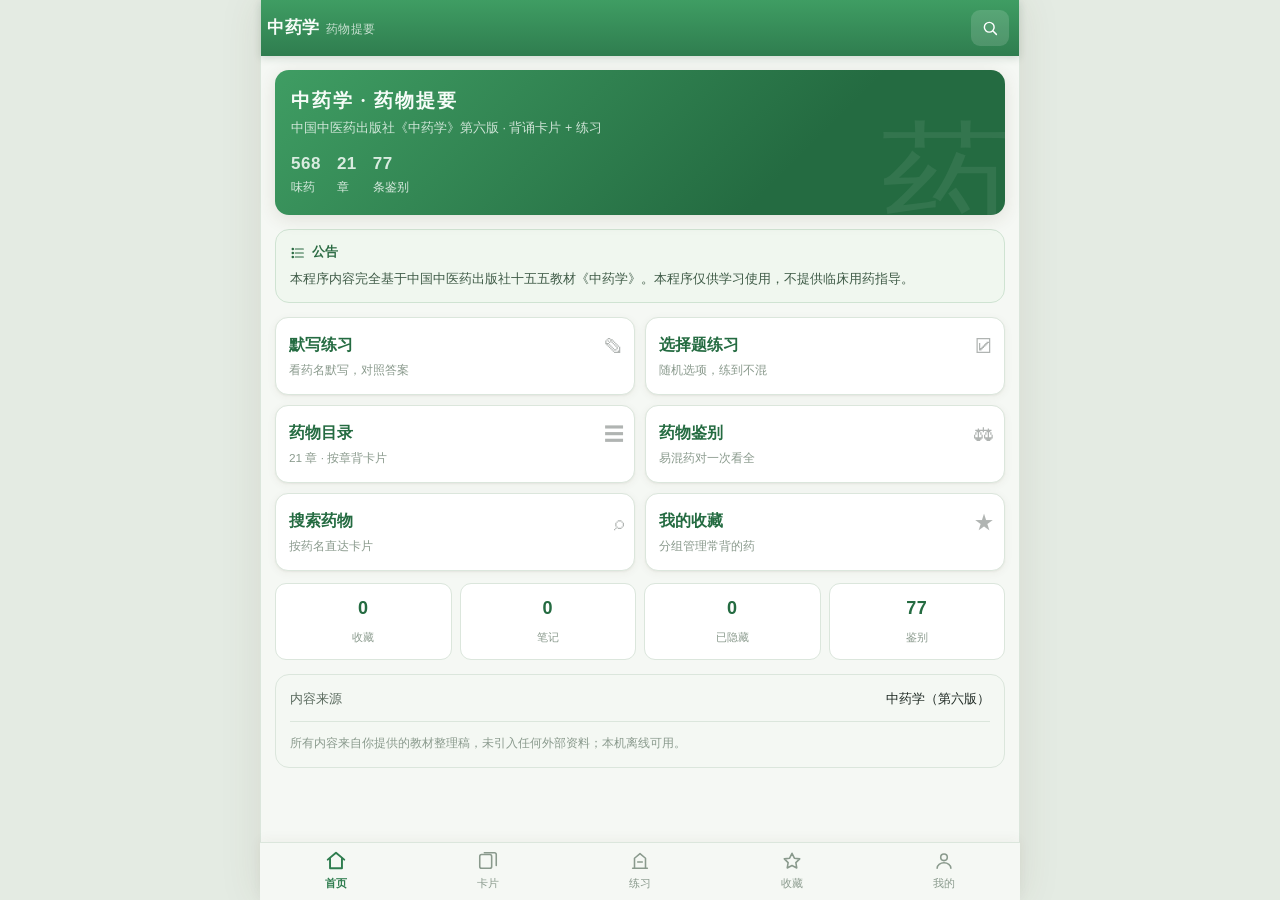
<file: index.html>
<!DOCTYPE html>
<html lang="zh-CN">
<head>
<meta charset="utf-8">
<meta name="viewport" content="width=device-width,initial-scale=1,maximum-scale=1,user-scalable=no,viewport-fit=cover">
<meta name="theme-color" content="#2f7d4f">
<meta name="format-detection" content="telephone=no">
<meta name="description" content="中药学背诵卡片与练习（离线可用）">
<title>中药学</title>
<link rel="stylesheet" href="app.css">
<meta name="apple-mobile-web-app-capable" content="yes">
<meta name="apple-mobile-web-app-status-bar-style" content="default">
<meta name="apple-mobile-web-app-title" content="中药学">
<meta name="mobile-web-app-capable" content="yes">
<link rel="manifest" href="manifest.webmanifest">
<link rel="apple-touch-icon" sizes="180x180" href="icons/apple-touch-icon.png">
<link rel="icon" type="image/png" sizes="192x192" href="icons/icon-192.png">
</head>
<body>
<div id="app">
  <header id="hd"></header>
  <main id="main"><div class="empty">载入中…</div></main>
  <nav id="tabbar"></nav>
</div>
<div id="toast" aria-live="polite"></div>
<div id="dialog"></div>
<script src="js/version.js"></script>
<script src="data/drugs.js"></script>
<script src="js/core.js"></script>
<script src="js/ui.js"></script>
<script src="js/cards.js"></script>
<script src="js/practice.js"></script>
<script src="js/misc.js"></script>
<script src="js/boot.js"></script>
<script>
/* 中药学 · 注册 Service Worker（离线可用；失败不影响已缓存资源） */
(function () {
  if (!('serviceWorker' in navigator)) return;
  window.addEventListener('load', function () {
    navigator.serviceWorker.register('sw.js', { scope: './' }).catch(function () {});
  });
})();
</script>
</body>
</html>
</file>
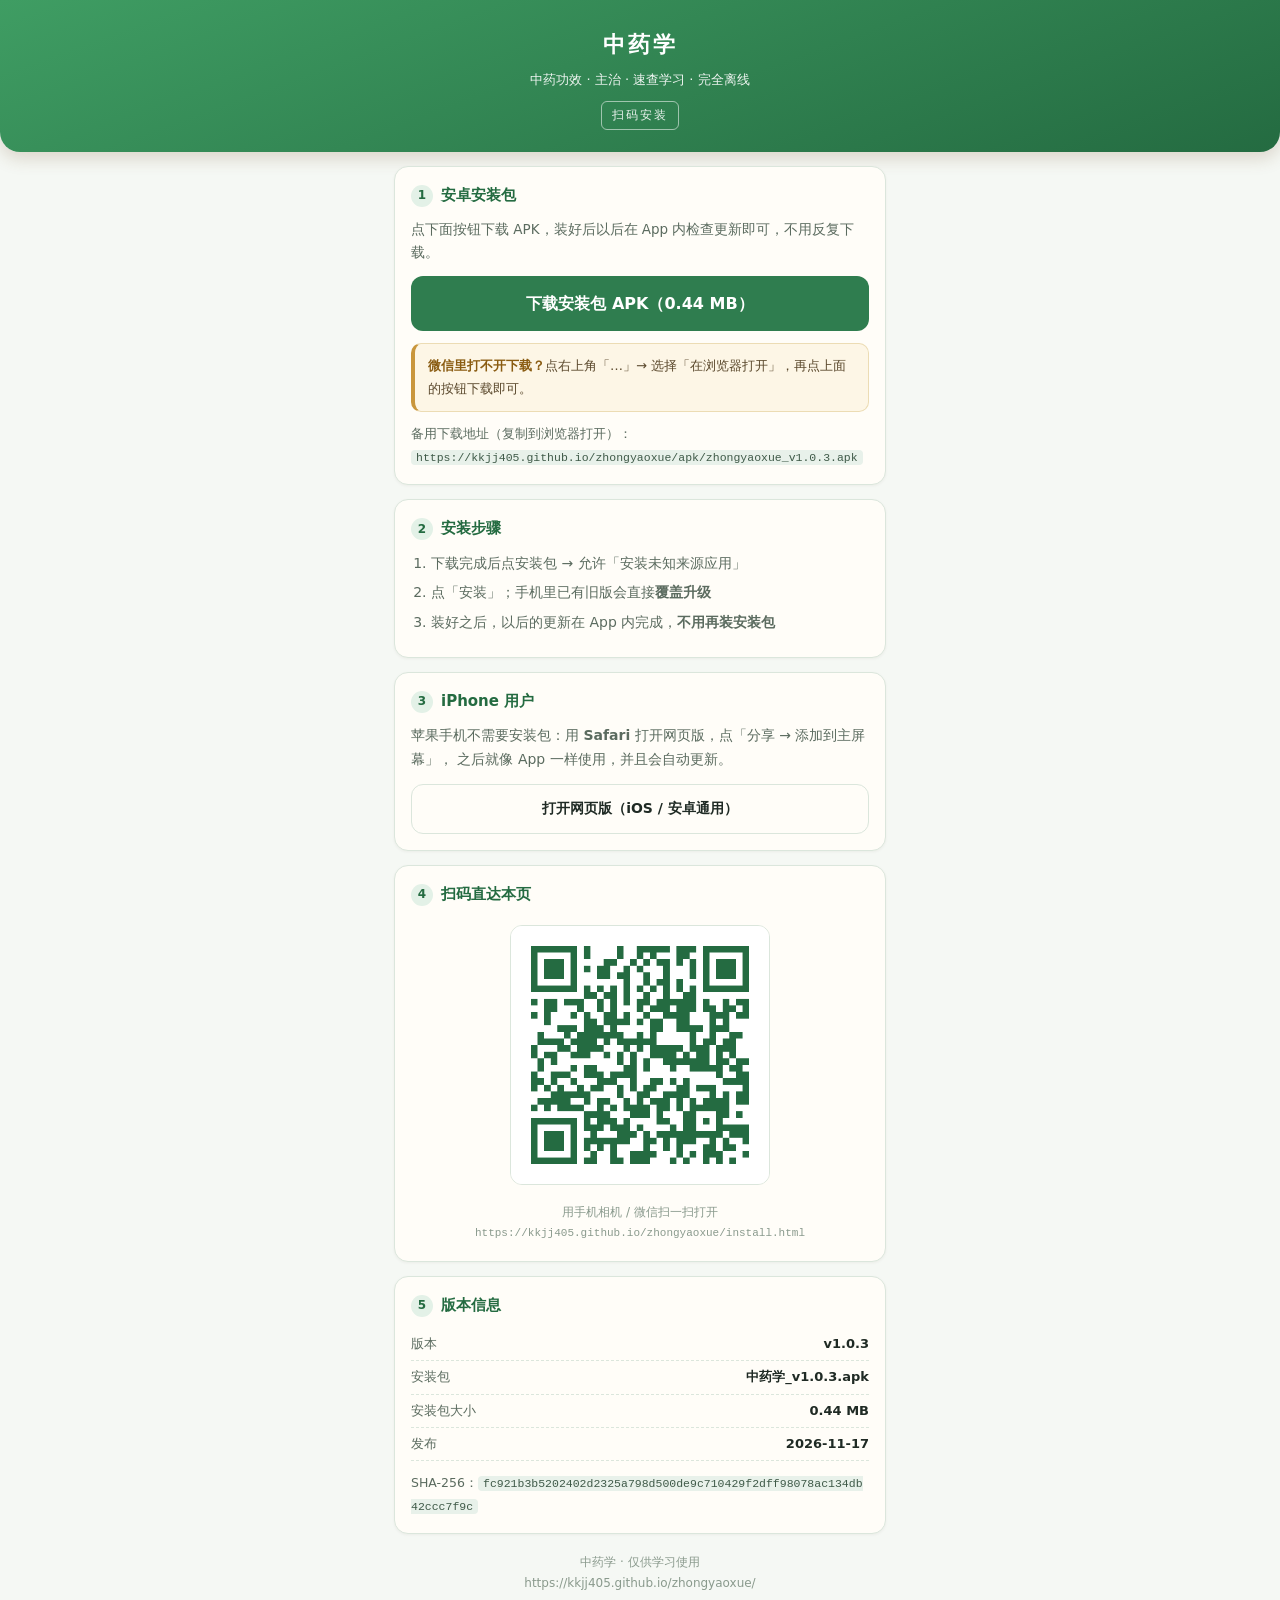
<file: install.html>
<!DOCTYPE html>
<html lang="zh-CN">
<head>
<meta charset="utf-8">
<meta name="viewport" content="width=device-width,initial-scale=1,viewport-fit=cover">
<meta name="theme-color" content="#2f7d4f">
<title>中药学 · 扫码安装</title>
<style>
:root{--paper:#f5f8f4;--ochre:#2f7d4f;--ochre-d:#246b41;--ink:#1f2a24;--ink2:#5b6b5f;--line:#dbe6dc}
*{box-sizing:border-box;-webkit-tap-highlight-color:transparent}
body{margin:0;background:var(--paper);color:var(--ink);
  font:15px/1.7 -apple-system,BlinkMacSystemFont,"PingFang SC","Noto Sans CJK SC","Microsoft YaHei",system-ui,sans-serif;
  -webkit-font-smoothing:antialiased;padding-bottom:34px}
.wrap{max-width:520px;margin:0 auto;padding:0 14px}
header{background:linear-gradient(160deg,#3f9d63,#246b41);color:#fff;padding:26px 0 22px;text-align:center;
  border-radius:0 0 20px 20px;box-shadow:0 6px 18px rgba(109,69,32,.20)}
header h1{margin:0 0 6px;font-size:22px;letter-spacing:3px}
header p{margin:0;font-size:13px;opacity:.92}
.card{background:#fffdf8;border:1px solid var(--line);border-radius:14px;padding:16px;margin-top:14px;
  box-shadow:0 1px 3px rgba(58,42,23,.05)}
.card h2{margin:0 0 10px;font-size:15px;display:flex;align-items:center;gap:8px;color:var(--ochre-d)}
.card h2 i{width:22px;height:22px;border-radius:50%;background:#e3f1e7;color:var(--ochre-d);
  font-style:normal;font-size:12px;font-weight:700;display:flex;align-items:center;justify-content:center;flex:0 0 22px}
.btn{display:block;text-align:center;text-decoration:none;border-radius:12px;padding:14px;font-size:16px;font-weight:700;
  background:var(--ochre);color:#fff;margin-top:12px}
.btn:active{background:var(--ochre-d)}
.btn.ghost{background:#fffdf8;color:var(--ink);border:1px solid var(--line);font-weight:600;font-size:14px;padding:12px}
.note{background:#fdf6e6;border:1px solid #ecdcb4;border-left:4px solid #c9963c;border-radius:10px;
  padding:11px 13px;font-size:13px;color:#5a482c;line-height:1.7;margin-top:12px}
.note b{color:#8a5c12}
ol{margin:8px 0 0;padding-left:20px;font-size:14px;color:var(--ink2)}
ol li{margin-bottom:6px}
.qrbox{text-align:center;padding:8px 0 2px}
.qrbox img{width:min(70vw,260px);height:auto;border-radius:12px;border:1px solid var(--line);background:#fff}
.qrbox .tip{font-size:12px;color:#8a9a8d;margin-top:8px}
.kv{display:flex;justify-content:space-between;font-size:13px;color:var(--ink2);padding:5px 0;border-bottom:1px dashed var(--line)}
.kv:last-child{border-bottom:0}
.kv b{color:var(--ink)}
.meta{font-size:12.5px;color:var(--ink2);margin-top:10px;line-height:1.85;word-break:break-all}
.meta code{background:#e8f1ea;padding:1px 5px;border-radius:4px;font-size:11.5px;color:#3f5a48}
footer{text-align:center;color:#8a9a8d;font-size:12px;margin-top:18px;line-height:1.7}
.seal{display:inline-block;margin-top:10px;padding:3px 10px;border:1px solid rgba(255,255,255,.6);border-radius:6px;
  font-size:12px;letter-spacing:2px;opacity:.9}
</style>
</head>
<body>
<header>
  <h1>中药学</h1>
  <p>中药功效 · 主治 · 速查学习 · 完全离线</p>
  <div class="seal">扫码安装</div>
</header>
<div class="wrap">

  <div class="card">
    <h2><i>1</i>安卓安装包</h2>
    <p style="font-size:13.5px;color:var(--ink2);margin:0 0 6px">
      点下面按钮下载 APK，装好后以后在 App 内检查更新即可，不用反复下载。
    </p>
    <a class="btn" href="apk/zhongyaoxue_v1.0.3.apk" download>下载安装包 APK（0.44 MB）</a>
    <div class="note">
      <b>微信里打不开下载？</b>点右上角「…」→ 选择「在浏览器打开」，再点上面的按钮下载即可。
    </div>
    <div class="meta">备用下载地址（复制到浏览器打开）：<br><code>https://kkjj405.github.io/zhongyaoxue/apk/zhongyaoxue_v1.0.3.apk</code></div>
  </div>

  <div class="card">
    <h2><i>2</i>安装步骤</h2>
    <ol>
      <li>下载完成后点安装包 → 允许「安装未知来源应用」</li>
      <li>点「安装」；手机里已有旧版会直接<b>覆盖升级</b></li>
      <li>装好之后，以后的更新在 App 内完成，<b>不用再装安装包</b></li>
    </ol>
  </div>

  <div class="card">
    <h2><i>3</i>iPhone 用户</h2>
    <p style="font-size:14px;color:var(--ink2);margin:0 0 10px">
      苹果手机不需要安装包：用 <b>Safari</b> 打开网页版，点「分享 → 添加到主屏幕」，
      之后就像 App 一样使用，并且会自动更新。
    </p>
    <a class="btn ghost" href="https://kkjj405.github.io/zhongyaoxue/">打开网页版（iOS / 安卓通用）</a>
  </div>

  <div class="card">
    <h2><i>4</i>扫码直达本页</h2>
    <div class="qrbox">
      <img src="[data-uri]" alt="扫码打开安装页">
      <div class="tip">用手机相机 / 微信扫一扫打开 <br><code style="font-size:11px">https://kkjj405.github.io/zhongyaoxue/install.html</code></div>
    </div>
  </div>

  <div class="card">
    <h2><i>5</i>版本信息</h2>
    <div class="kv"><span>版本</span><b>v1.0.3</b></div>
    <div class="kv"><span>安装包</span><b>中药学_v1.0.3.apk</b></div>
    <div class="kv"><span>安装包大小</span><b>0.44 MB</b></div>
    <div class="kv"><span>发布</span><b>2026-11-17</b></div>
    <div class="meta">SHA-256：<code>fc921b3b5202402d2325a798d500de9c710429f2dff98078ac134db42ccc7f9c</code></div>
  </div>

  <footer>
    中药学 · 仅供学习使用<br>
    https://kkjj405.github.io/zhongyaoxue/
  </footer>
</div>
</body>
</html>
</file>
<file: app.css>
/* 中药学 · 宣纸米色 + 赭石棕 主题 */
:root{
  --paper:#f5f8f4; --paper-2:#eaf0e9; --paper-3:#dce6db;
  --card:#ffffff; --card-2:#f4f8f3;
  --ink:#1f2a24; --ink-2:#5b6b5f; --ink-3:#8a9a8d;
  --brown:#2f7d4f; --brown-d:#246b41; --brown-l:#8fc3a1;
  --red:#b3402f; --red-l:#d08b80;
  --green:#2f7d4f; --green-l:#e3f1e7;
  --blue:#3b6ea5; --blue-l:#e6eef7;
  --line:#dbe6dc; --line-2:#c6d7c9;
  --sd:0 1px 2px rgba(80,60,30,.06), 0 2px 10px rgba(80,60,30,.05);
  --sd-2:0 4px 18px rgba(80,60,30,.12);
  --r:14px; --r-s:10px;
  --hd:56px; --tab:58px;
}
*{box-sizing:border-box;-webkit-tap-highlight-color:transparent}
html,body{margin:0;padding:0;height:100%}
body{
  background:var(--paper-2); color:var(--ink);
  font-family:-apple-system,BlinkMacSystemFont,"PingFang SC","Hiragino Sans GB","Microsoft YaHei","Source Han Sans SC",sans-serif;
  font-size:15px; line-height:1.65; -webkit-text-size-adjust:100%;
  overscroll-behavior-y:none;
}
.serif{font-family:"Songti SC","STSong","Noto Serif SC",Georgia,serif}
#app{
  position:relative; max-width:760px; margin:0 auto; min-height:100%;
  background:var(--paper); box-shadow:0 0 40px rgba(90,70,40,.10);
  display:flex; flex-direction:column;
}
/* ---------- 头部 ---------- */
#hd{
  position:sticky; top:0; z-index:30; height:var(--hd);
  display:flex; align-items:center; gap:6px; padding:0 10px 0 6px;
  background:linear-gradient(180deg,#3f9d63,#2f7d4f);
  color:#f7fcf8; box-shadow:0 2px 8px rgba(24,64,40,.18);
  padding-top:env(safe-area-inset-top);
  height:calc(var(--hd) + env(safe-area-inset-top));
}
#hd .hd-title{font-size:17px; font-weight:600; letter-spacing:.5px; flex:1; min-width:0;
  overflow:hidden; text-overflow:ellipsis; white-space:nowrap}
#hd .hd-title small{font-weight:400; opacity:.75; font-size:12px; margin-left:6px}
.hd-btn{
  flex:0 0 auto; height:36px; min-width:36px; padding:0 10px; border:0; border-radius:9px;
  background:rgba(255,255,255,.14); color:#fff; font-size:14px; display:inline-flex;
  align-items:center; justify-content:center; gap:4px; cursor:pointer;
}
.hd-btn:active{background:rgba(255,255,255,.26)}
.hd-btn svg{width:18px;height:18px;fill:none;stroke:currentColor;stroke-width:1.9;stroke-linecap:round;stroke-linejoin:round}
/* ---------- 主体 ---------- */
#main{
  flex:1; padding:14px 14px calc(var(--tab) + env(safe-area-inset-bottom) + 22px);
  min-height:calc(100vh - var(--hd) - var(--tab));
}
#main.has-bar{padding-bottom:calc(var(--tab) + env(safe-area-inset-bottom) + 78px)}
/* ---------- 底部导航 ---------- */
#tabbar{
  position:fixed; left:50%; transform:translateX(-50%); bottom:0; z-index:40;
  width:100%; max-width:760px; height:calc(var(--tab) + env(safe-area-inset-bottom));
  padding-bottom:env(safe-area-inset-bottom);
  display:flex; background:rgba(245,248,244,.97); backdrop-filter:blur(8px);
  border-top:1px solid var(--line); box-shadow:0 -2px 12px rgba(80,60,30,.05);
}
#tabbar a{
  flex:1; display:flex; flex-direction:column; align-items:center; justify-content:center;
  gap:2px; text-decoration:none; color:var(--ink-3); font-size:11px; letter-spacing:.3px;
}
#tabbar a svg{width:22px;height:22px;fill:none;stroke:currentColor;stroke-width:1.7;stroke-linecap:round;stroke-linejoin:round}
#tabbar a.on{color:var(--brown); font-weight:600}
#tabbar a.on svg{stroke-width:2.1}
/* ---------- 通用 ---------- */
svg{flex:0 0 auto; overflow:visible}
.notice .nt svg{width:16px;height:16px;fill:none;stroke:currentColor;stroke-width:1.8;stroke-linecap:round}
.list .li > span svg{width:20px;height:20px;fill:none;stroke:currentColor;stroke-width:1.7;stroke-linecap:round;stroke-linejoin:round}
.btn svg{width:17px;height:17px;fill:none;stroke:currentColor;stroke-width:1.8;stroke-linecap:round;stroke-linejoin:round}
.card{background:var(--card); border:1px solid var(--line); border-radius:var(--r); box-shadow:var(--sd); padding:14px; margin-bottom:12px}
.card.flat{box-shadow:none; background:var(--card-2)}
.row{display:flex; align-items:center; gap:10px}
.row.between{justify-content:space-between}
.row.wrap{flex-wrap:wrap}
.grow{flex:1; min-width:0}
.muted{color:var(--ink-2)}
.dim{color:var(--ink-3)}
.small{font-size:12.5px}
.tiny{font-size:11.5px}
.b{font-weight:600}
.center{text-align:center}
.mt0{margin-top:0}.mt6{margin-top:6px}.mt10{margin-top:10px}.mt14{margin-top:14px}.mt18{margin-top:18px}
.mb0{margin-bottom:0}.mb6{margin-bottom:6px}.mb10{margin-bottom:10px}
.hr{height:1px;background:var(--line);margin:12px 0;border:0}
.empty{padding:44px 16px; text-align:center; color:var(--ink-3); font-size:14px}
.empty .em-ico{font-size:30px; opacity:.5; display:block; margin-bottom:8px}
h1,h2,h3,h4{margin:0 0 8px; line-height:1.35}
h1{font-size:20px}h2{font-size:17px}h3{font-size:15.5px}h4{font-size:14px}
p{margin:0 0 8px}
a{color:var(--brown); text-decoration:none}
/* 按钮 */
.btn{
  display:inline-flex; align-items:center; justify-content:center; gap:5px;
  height:42px; padding:0 18px; border-radius:11px; border:1px solid var(--line-2);
  background:var(--card); color:var(--ink); font-size:15px; font-weight:500;
  cursor:pointer; user-select:none; font-family:inherit;
}
.btn:active{transform:scale(.985); background:var(--card-2)}
.btn.primary{background:linear-gradient(180deg,#3f9d63,#2f7d4f); border-color:#246b41; color:#fff}
.btn.primary:active{background:#246b41}
.btn.danger{color:var(--red); border-color:#e6c6c0; background:#fcf3f1}
.btn.ghost{background:transparent; border-color:transparent; color:var(--brown)}
.btn.block{width:100%}
.btn.sm{height:34px; padding:0 12px; font-size:13.5px; border-radius:9px}
.btn.xs{height:28px; padding:0 9px; font-size:12.5px; border-radius:8px}
.btn[disabled]{opacity:.45; pointer-events:none}
.btn.on{background:var(--brown); color:#fff; border-color:var(--brown-d)}
/* 标签/胶囊 */
.chip{display:inline-flex; align-items:center; gap:4px; height:26px; padding:0 10px; border-radius:20px;
  background:var(--paper-2); border:1px solid var(--line); color:var(--brown-d); font-size:12.5px}
.chip.solid{background:#e4f1e7; border-color:#cfe4d3}
.chip.gray{color:var(--ink-2); background:var(--paper-2)}
.chip.on{background:var(--brown); border-color:var(--brown-d); color:#fff}
.badge{display:inline-block; min-width:18px; height:18px; line-height:18px; padding:0 5px; border-radius:9px;
  background:var(--brown); color:#fff; font-size:11px; text-align:center}
.badge.gray{background:var(--line-2); color:var(--ink-2)}
/* 分段控件 */
.seg{display:flex; background:var(--paper-2); border:1px solid var(--line); border-radius:11px; padding:3px; gap:3px}
.seg button{flex:1; height:36px; border:0; border-radius:8px; background:transparent; color:var(--ink-2);
  font-size:14px; font-family:inherit; cursor:pointer}
.seg button.on{background:var(--card); color:var(--brown-d); font-weight:600; box-shadow:0 1px 4px rgba(90,70,40,.12)}
/* 表单 */
.field{margin-bottom:12px}
.field > label{display:block; font-size:13px; color:var(--ink-2); margin-bottom:5px}
.input, textarea.input{
  width:100%; border:1px solid var(--line-2); border-radius:10px; background:var(--card);
  padding:10px 12px; font-size:15px; color:var(--ink); font-family:inherit; line-height:1.6;
  outline:none; -webkit-appearance:none;
}
.input:focus, textarea.input:focus{border-color:var(--brown-l); box-shadow:0 0 0 3px rgba(47,125,79,.14)}
textarea.input{resize:vertical; min-height:88px}
.searchbox{position:relative}
.searchbox .input{padding-left:38px; height:44px}
.searchbox .s-ico{position:absolute; left:12px; top:12px; width:20px; height:20px;
  fill:none; stroke:var(--ink-3); stroke-width:1.9; stroke-linecap:round}
/* 开关 */
.switch{position:relative; width:46px; height:27px; flex:0 0 auto}
.switch input{position:absolute; opacity:0; width:0; height:0}
.switch .sl{position:absolute; inset:0; background:var(--line-2); border-radius:20px; transition:.18s}
.switch .sl:before{content:""; position:absolute; width:21px; height:21px; left:3px; top:3px;
  background:#fff; border-radius:50%; transition:.18s; box-shadow:0 1px 3px rgba(0,0,0,.18)}
.switch input:checked + .sl{background:var(--brown)}
.switch input:checked + .sl:before{transform:translateX(19px)}
/* 复选 */
.ck{display:inline-flex; align-items:center; gap:7px; cursor:pointer; user-select:none}
.ck input{width:18px; height:18px; accent-color:var(--brown); margin:0}
/* 列表 */
.list{background:var(--card); border:1px solid var(--line); border-radius:var(--r); overflow:hidden}
.list .li{display:flex; align-items:center; gap:10px; padding:13px 14px; border-bottom:1px solid var(--line);
  background:var(--card); cursor:pointer}
.list .li:last-child{border-bottom:0}
.list .li:active{background:var(--card-2)}
.list .li .li-t{flex:1; min-width:0}
.list .li .li-t .t{font-size:15px}
.list .li .li-t .s{font-size:12px; color:var(--ink-3); margin-top:1px}
.list .li .arrow{color:var(--line-2); font-size:18px}
/* 目录 */
.chap{margin-bottom:10px; border:1px solid var(--line); border-radius:var(--r); background:var(--card); overflow:hidden}
.chap-hd{display:flex; align-items:center; gap:9px; padding:12px 13px; cursor:pointer; background:var(--card-2)}
.chap-hd .cn{font-size:15px; font-weight:600; color:var(--brown-d); flex:1}
.chap-hd .caret{width:16px;height:16px;stroke:var(--ink-3);fill:none;stroke-width:2;stroke-linecap:round;stroke-linejoin:round;transition:.16s}
.chap.open .caret{transform:rotate(90deg)}
.chap-bd{display:none; padding:4px 0 8px}
.chap.open .chap-bd{display:block}
.sec{padding:6px 13px 2px}
.sec-t{font-size:12.5px; color:var(--ink-3); padding:5px 0 4px; letter-spacing:.4px}
.dr{display:flex; align-items:center; gap:8px; padding:9px 12px; margin:1px 8px; border-radius:9px; cursor:pointer}
.dr:active{background:var(--paper-2)}
.dr .nm{font-size:15.5px; font-family:"Songti SC","STSong","Noto Serif SC",serif; letter-spacing:.5px}
.dr.attach{padding-left:26px}
.dr.attach .nm{font-size:14.5px; color:var(--ink-2)}
.dr .flags{margin-left:auto; display:flex; gap:5px; align-items:center; font-size:11px; color:var(--ink-3)}
.dr .flag{font-size:11.5px}
.dr.hid .nm{text-decoration:line-through; color:var(--ink-3)}
.dr.sel{background:#e3f1e7}
.dr .ck input{width:17px;height:17px}
/* 卡片正文 */
.drug-title{display:flex; align-items:baseline; gap:8px; flex-wrap:wrap}
.drug-title .n{font-size:26px; font-family:"Songti SC","STSong","Noto Serif SC",serif; font-weight:600; letter-spacing:2px}
.drug-title .p{font-size:13px; color:var(--ink-3)}
.sec-block{margin-top:14px}
.sec-label{display:flex; align-items:center; gap:7px; font-size:13px; color:var(--brown);
  font-weight:600; letter-spacing:1px; margin-bottom:6px}
.sec-label:before{content:""; width:3px; height:13px; border-radius:2px; background:var(--brown-l)}
.sec-body{font-size:15.5px; line-height:1.85; color:var(--ink)}
.eff-wrap{display:flex; flex-wrap:wrap; gap:7px}
.eff{background:#e8f4ea; border:1px solid #cfe6d3; color:#245c3b; border-radius:8px; padding:4px 10px; font-size:14.5px}
.app-item{margin-bottom:10px}
.app-t{font-weight:600; color:var(--brown-d); font-size:15px; margin-bottom:2px}
.app-d{font-size:14.6px; line-height:1.8; color:var(--ink); text-align:justify}
.app-tail{font-size:14.4px; line-height:1.8; color:var(--ink-2); margin-top:6px; padding-left:10px; border-left:2px solid var(--line)}
.note-inline{background:#f1f9ef; border:1px solid #cbe4cf; border-radius:10px; padding:10px 12px; color:#2c5c3e; font-size:13.6px}
.tag-row{display:flex; flex-wrap:wrap; gap:6px}
/* 卡片底部操作 */
.act-row{display:grid; grid-template-columns:repeat(5,1fr); gap:8px; margin-top:16px}
.act{display:flex; flex-direction:column; align-items:center; gap:4px; padding:10px 2px; border:1px solid var(--line);
  border-radius:11px; background:var(--card); color:var(--ink-2); font-size:11.5px; cursor:pointer}
.act:active{background:var(--card-2)}
.act svg{width:20px;height:20px;fill:none;stroke:currentColor;stroke-width:1.8;stroke-linecap:round;stroke-linejoin:round}
.act.on{color:var(--brown); border-color:var(--brown-l); background:#ecf6ee}
.act.on svg{stroke:var(--brown)}
.act.red{color:var(--red)}
.pager{display:flex; align-items:center; gap:10px; margin-top:14px}
.pager .btn{flex:1}
.pager .pc{font-size:12px; color:var(--ink-3); min-width:74px; text-align:center}
/* 浮动操作条 */
.fbar{position:fixed; left:50%; transform:translateX(-50%); bottom:calc(var(--tab) + env(safe-area-inset-bottom));
  width:100%; max-width:760px; z-index:35; padding:8px 12px;
  background:rgba(245,248,244,.98); border-top:1px solid var(--line); box-shadow:0 -3px 12px rgba(30,64,42,.07);
  display:flex; gap:8px; align-items:center}
/* 练习 */
.qhead{display:flex; align-items:center; gap:10px; margin-bottom:12px}
.progress{flex:1; height:7px; border-radius:6px; background:var(--paper-3); overflow:hidden}
.progress i{display:block; height:100%; background:linear-gradient(90deg,#63a97d,#2f7d4f); border-radius:6px; transition:.2s}
.pbar-txt{font-size:12px; color:var(--ink-2); min-width:56px; text-align:right}
.qname{font-size:30px; font-family:"Songti SC","STSong","Noto Serif SC",serif; letter-spacing:3px; text-align:center; margin:10px 0 4px}
.qmeta{text-align:center; font-size:12.5px; color:var(--ink-3); margin-bottom:14px}
.ansbox{background:#f0f7ef; border:1px dashed var(--line-2); border-radius:12px; padding:12px 14px}
.ansbox.ok{background:var(--green-l); border-color:#b9d8bb}
.ansbox .al{font-size:12px; color:var(--green); font-weight:600; margin-bottom:6px; letter-spacing:.5px}
.opt{display:flex; gap:10px; align-items:flex-start; padding:12px 13px; border:1px solid var(--line);
  border-radius:11px; background:var(--card); margin-bottom:9px; cursor:pointer; font-size:15px; line-height:1.6}
.opt:active{background:var(--card-2)}
.opt .oi{flex:0 0 auto; width:22px; height:22px; border-radius:50%; border:1.6px solid var(--line-2);
  color:var(--ink-3); font-size:12.5px; display:flex; align-items:center; justify-content:center; margin-top:1px}
.opt.sel{border-color:var(--brown); background:#e8f4ea}
.opt.sel .oi{background:var(--brown); border-color:var(--brown); color:#fff}
.opt.right{border-color:#86c49a; background:var(--green-l)}
.opt.right .oi{background:var(--green); border-color:var(--green); color:#fff}
.opt.wrong{border-color:#d9a79f; background:#fbf1ef}
.opt.wrong .oi{background:var(--red); border-color:var(--red); color:#fff}
.opt.lock{pointer-events:none}
.opt .ot{flex:1}
/* 首页 */
.hero{position:relative; overflow:hidden; border-radius:var(--r); padding:18px 16px;
  background:linear-gradient(135deg,#3f9d63,#246b41 70%); color:#f6fcf8; box-shadow:var(--sd-2); margin-bottom:14px}
.hero:after{content:"药"; position:absolute; right:-6px; bottom:-34px; font-size:130px;
  font-family:"Songti SC","STSong",serif; color:rgba(255,255,255,.07); line-height:1}
.hero h1{font-size:19px; letter-spacing:2px; margin-bottom:4px; font-family:"Songti SC","STSong",serif}
.hero p{font-size:12.5px; opacity:.8; margin:0}
.hero .mini{margin-top:12px; display:flex; gap:16px; font-size:11.5px; opacity:.85}
.hero .mini b{display:block; font-size:17px; font-weight:600; opacity:1; letter-spacing:.5px}
.notice{background:#f0f7ef; border:1px solid #cfe3d2; border-radius:var(--r); padding:12px 14px; margin-bottom:14px}
.notice .nt{display:flex; align-items:center; gap:6px; font-size:12.5px; color:#2b6b43; font-weight:600; margin-bottom:5px}
.notice .nb{font-size:13.2px; color:#3f5b47; line-height:1.7}
.grid2{display:grid; grid-template-columns:1fr 1fr; gap:10px}
.tile{position:relative; background:var(--card); border:1px solid var(--line); border-radius:13px;
  padding:14px 13px; box-shadow:var(--sd); cursor:pointer; overflow:hidden}
.tile:active{background:var(--card-2)}
.tile .tt{font-size:15.5px; font-weight:600; color:var(--brown-d)}
.tile .ts{font-size:11.8px; color:var(--ink-3); margin-top:3px}
.tile .ti{position:absolute; right:10px; top:12px; font-size:20px; opacity:.35}
.stat-row{display:flex; gap:8px; margin-bottom:14px}
.stat{flex:1; background:var(--card); border:1px solid var(--line); border-radius:11px; padding:10px 6px; text-align:center}
.stat b{display:block; font-size:18px; color:var(--brown-d); letter-spacing:.5px}
.stat span{font-size:11px; color:var(--ink-3)}
/* 弹窗 */
#dialog{position:fixed; inset:0; z-index:80; display:none; align-items:center; justify-content:center;
  background:rgba(20,40,28,.44); padding:24px}
#dialog.on{display:flex}
.dlg{width:100%; max-width:340px; background:var(--card); border-radius:16px; box-shadow:0 12px 40px rgba(18,40,26,.3);
  padding:20px 18px 14px; animation:pop .16s ease-out}
@keyframes pop{from{transform:scale(.94); opacity:.4}to{transform:scale(1); opacity:1}}
.dlg h3{font-size:16.5px; margin-bottom:8px; color:var(--brown-d)}
.dlg .dtxt{font-size:14px; color:var(--ink-2); line-height:1.7; margin-bottom:14px; white-space:pre-wrap}
.dlg .dact{display:flex; gap:8px}
.dlg .dact .btn{flex:1; height:40px; font-size:14.5px}
#toast{position:fixed; left:50%; bottom:calc(var(--tab) + env(safe-area-inset-bottom) + 26px);
  transform:translateX(-50%) translateY(10px); z-index:90; background:rgba(22,44,30,.93); color:#fff;
  font-size:13.5px; padding:9px 16px; border-radius:20px; opacity:0; transition:.2s; pointer-events:none;
  max-width:82%; text-align:center}
#toast.on{opacity:1; transform:translateX(-50%) translateY(0)}
/* 打赏 */
.tip-text{font-size:15.5px; line-height:2; color:#33513f; text-align:justify;
  background:#f1f8ef; border:1px solid #cfe3d2; border-radius:var(--r); padding:16px 15px}
.qr-wrap{margin-top:16px; text-align:center}
.qr-wrap img{width:min(78%,320px); border-radius:12px; border:1px solid var(--line); background:#fff; box-shadow:var(--sd)}
/* 折叠段 */
.acc{border:1px solid var(--line); border-radius:var(--r); background:var(--card); margin-bottom:10px; overflow:hidden}
.acc-hd{display:flex; align-items:center; gap:8px; padding:12px 13px; cursor:pointer; background:var(--card-2); font-size:14.5px; font-weight:600; color:var(--brown-d)}
.acc-bd{display:none; padding:12px 14px; font-size:14.4px; line-height:1.85; color:var(--ink)}
.acc.open .acc-bd{display:block}
@media (min-width:761px){
  body{background:#e4ebe3}
  #app{border-left:1px solid var(--line); border-right:1px solid var(--line)}
}

/* 卡片分页阅读 */
.cpager{display:flex; align-items:center; gap:8px; background:var(--paper-2); border:1px solid var(--line);
  border-radius:10px; padding:6px 8px; margin-top:14px}
.cpager .cpt{flex:1; text-align:center; font-size:12px; color:var(--ink-2)}
</file>
